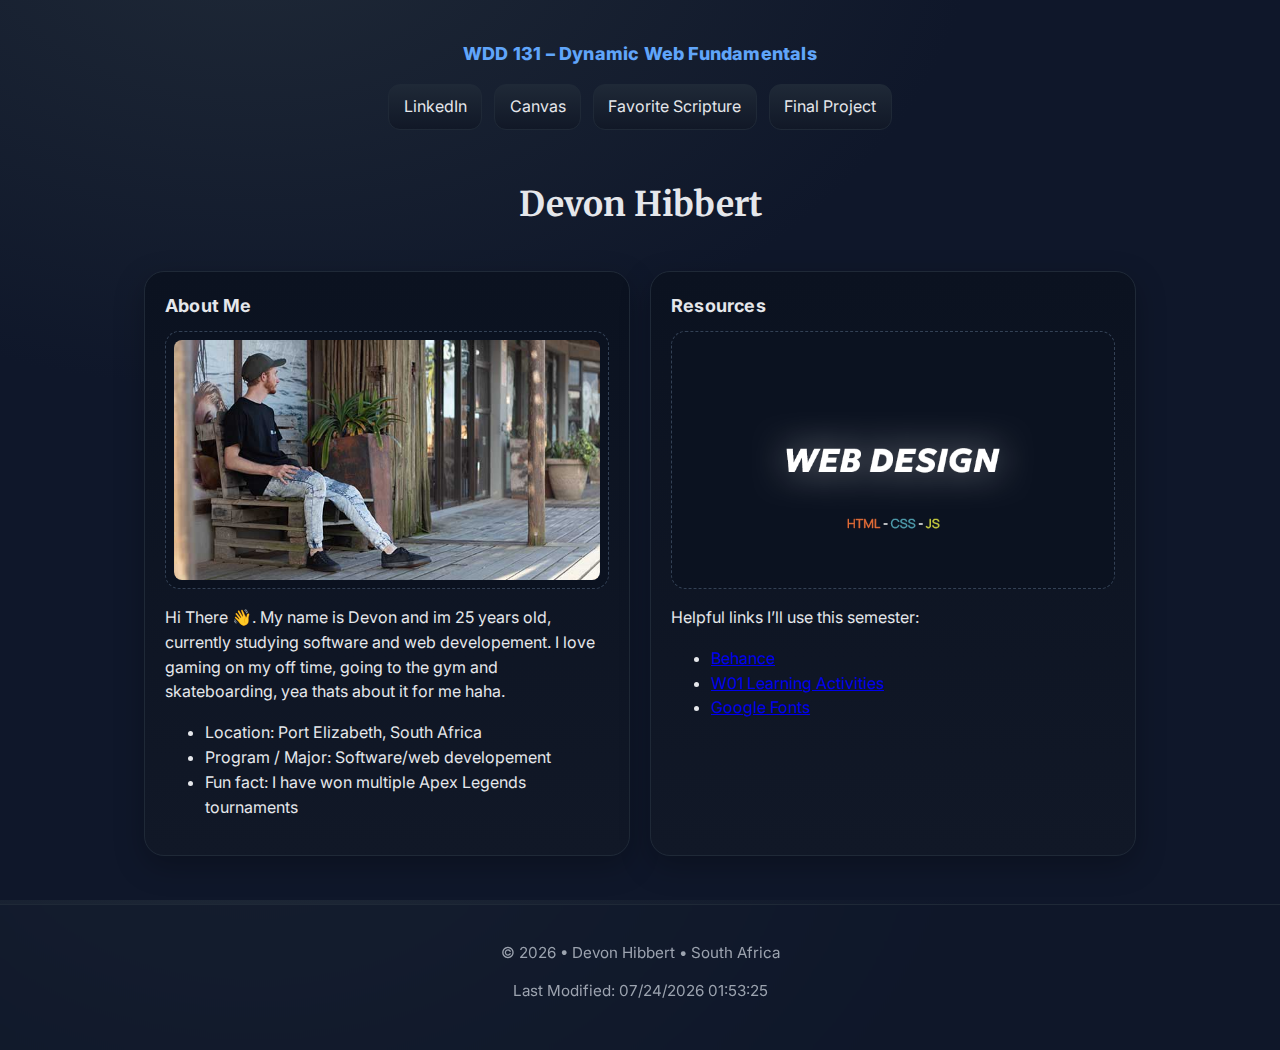
<file: index.html>
<!doctype html>
<html lang="en">
<head>
  <meta charset="UTF-8">
  <meta name="viewport" content="width=device-width, initial-scale=1">
  <title>WDD 131 – Dynamic Web Fundamentals – Devon Hibbert</title>
  <meta name="description" content="WDD 131 – Dynamic Web Fundamentals | Devon Hibbert | Course landing page with links, cards, and dynamic dates.">
  <meta name="author" content="Devon Hibbert">

  <!-- Google Fonts -->
  <link rel="preconnect" href="https://fonts.googleapis.com">
  <link rel="preconnect" href="https://fonts.gstatic.com" crossorigin>
  <link href="https://fonts.googleapis.com/css2?family=Inter:wght@400;600;800&family=Merriweather:wght@400;700&display=swap" rel="stylesheet">

  <!-- Styles -->
  <link rel="stylesheet" href="styles/base.css" />

  <!-- JS -->
  <script src="scripts/getdates.js" defer></script>
</head>
<body>
  <header>
    <span id="course-title">WDD 131 – Dynamic Web Fundamentals</span>

    <nav aria-label="Primary">
      <a href="https://www.linkedin.com/in/devon-hibbert-8a1a81218/" target="_blank" rel="noopener">LinkedIn</a>
      <a href="https://byupw.instructure.com/" target="_blank" rel="noopener">Canvas</a>
      <a href="https://www.churchofjesuschrist.org/study/scriptures/bofm/2-ne/1?lang=eng" target="_blank" rel="noopener">Favorite Scripture</a>
      <!-- Final Project folder (placeholder link for now) -->
      <a href="final-project/" target="_blank" rel="noopener">Final Project</a>
    </nav>
  </header>

  <main>
    <h1>Devon Hibbert</h1>

    <!-- Card 1 -->
    <section class="card">
      <h2>About Me</h2>

      <!-- Image placeholder -->
      <figure class="img-frame">
        <img src="images/mypicture.jpg" alt="Picture of myself" width="640" height="360" loading="lazy" />
      </figure>

      <p>
        Hi There 👋. My name is Devon and im 25 years old, currently studying software and web developement.
        I love gaming on my off time, going to the gym and skateboarding, yea thats about it for me haha.
      </p>
      <ul>
        <li>Location: Port Elizabeth, South Africa</li>
        <li>Program / Major: Software/web developement</li>
        <li>Fun fact: I have won multiple Apex Legends tournaments</li>
      </ul>
    </section>

    <!-- Card 2 -->
    <section class="card">
      <h2>Resources</h2>

      <!-- Another image placeholder -->
      <figure class="img-frame">
        <img src="images/webdesign.png" alt="Quick design" width="640" height="360" loading="lazy" />
      </figure>

      <p>Helpful links I’ll use this semester:</p>
      <ul>
        <li><a href="https://www.behance.net/" target="_blank" rel="noopener">Behance</a></li>
        <li><a href="https://byui-cse.github.io/wdd131-ww-course/week01/" target="_blank" rel="noopener">W01 Learning Activities</a></li>
        <li><a href="https://fonts.google.com/" target="_blank" rel="noopener">Google Fonts</a></li>
      </ul>
    </section>
  </main>

  <footer>
    <p>
      &copy; <span id="currentyear"></span> • Devon Hibbert • South Africa
    </p>
    <p id="lastModified"></p>
  </footer>
</body>
</html>
</file>
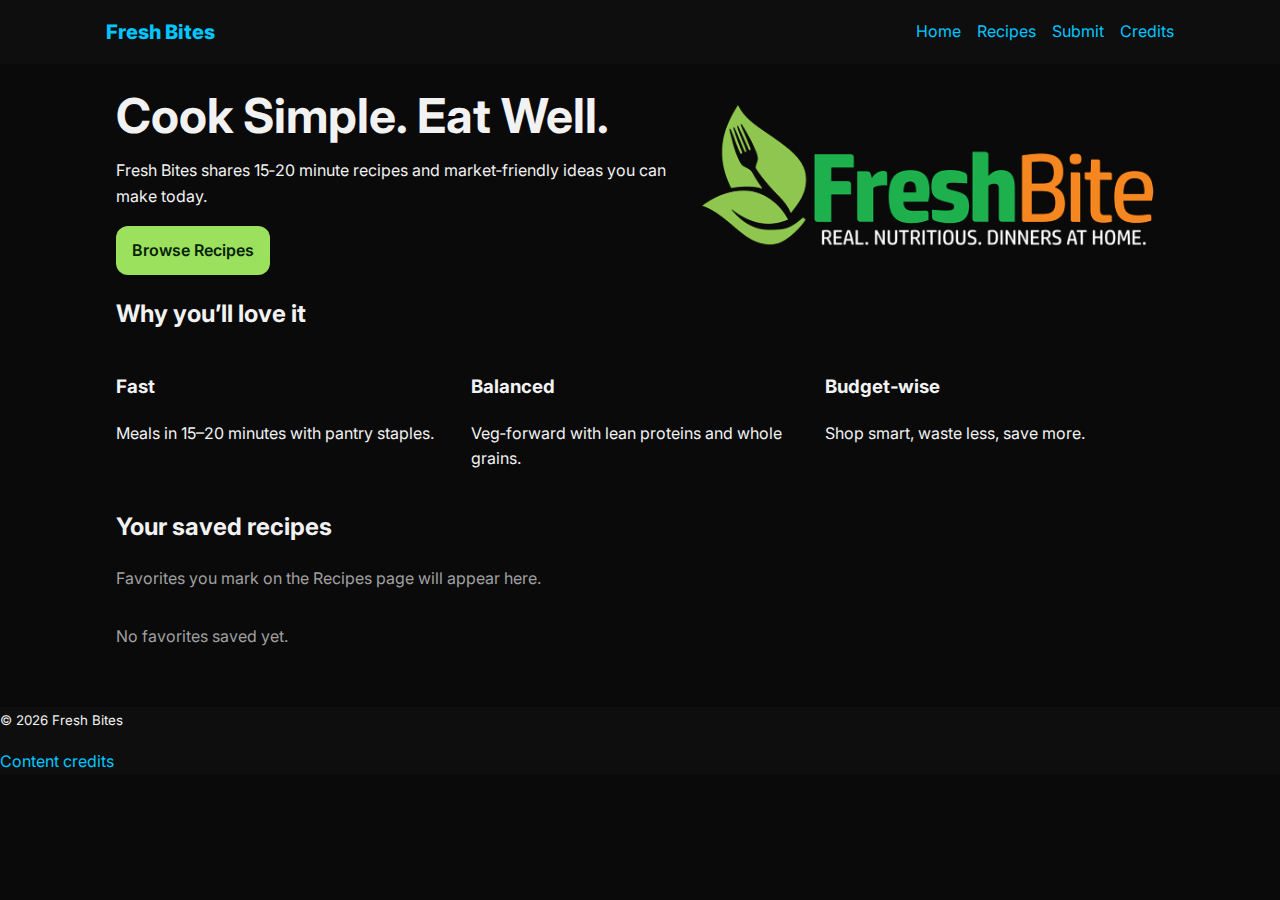
<file: FreshBites/index.html>
<!doctype html>
<html lang="en">
<head>
  <title>Fresh Bites | Home</title>
  <meta charset="utf-8">
<meta name="viewport" content="width=device-width, initial-scale=1">
<meta name="description" content="Fresh Bites — quick 15–20 minute recipes.">
<link rel="preconnect" href="https://fonts.googleapis.com">
<link rel="preconnect" href="https://fonts.gstatic.com" crossorigin>
<link href="https://fonts.googleapis.com/css2?family=Inter:wght@400;600;800&display=swap" rel="stylesheet">
<link rel="stylesheet" href="./styles/style.css">
<script defer src="./js/app.js"></script>

</head>
<body>
  <a class="skip-link" href="#main">Skip to content</a>
  <header id="site-header"></header>

  <main id="main">
    <section class="hero">
      <div class="hero__text">
        <h1>Cook Simple. Eat Well.</h1>
        <p>Fresh Bites shares 15‑20 minute recipes and market‑friendly ideas you can make today.</p>
        <a class="btn" href="recipes.html">Browse Recipes</a>
      </div>
      <picture>
        <img src="./assets/freshbite.png" alt="Fresh produce at a market" width="1200" height="800" loading="lazy">
      </picture>
    </section>

    <section class="features" aria-labelledby="features-title">
      <h2 id="features-title">Why you’ll love it</h2>
      <ul class="grid-3">
        <li><h3>Fast</h3><p>Meals in 15–20 minutes with pantry staples.</p></li>
        <li><h3>Balanced</h3><p>Veg‑forward with lean proteins and whole grains.</p></li>
        <li><h3>Budget‑wise</h3><p>Shop smart, waste less, save more.</p></li>
      </ul>
    </section>

    <section class="favorites" aria-labelledby="fav-title">
      <h2 id="fav-title">Your saved recipes</h2>
      <p class="muted">Favorites you mark on the Recipes page will appear here.</p>
      <div id="favorites" class="card-grid" data-populate="favorites"></div>
    </section>
  </main>

  <footer id="site-footer"></footer>
</body>
</html>
</file>
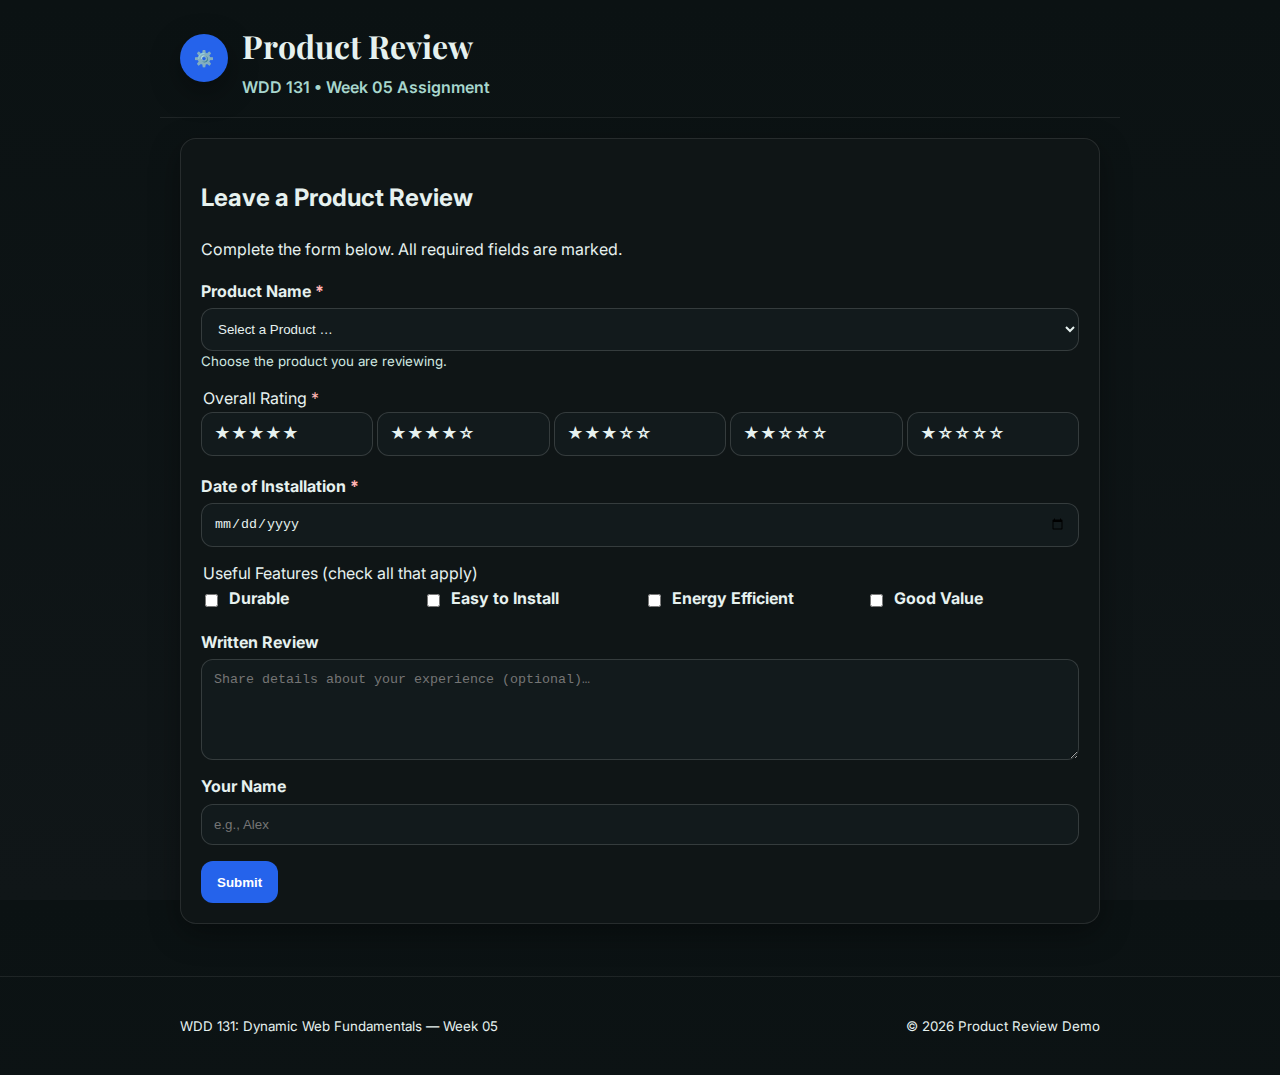
<file: form.html>
<!DOCTYPE html>
<html lang="en">
<head>
  <meta charset="utf-8">
  <meta name="viewport" content="width=device-width, initial-scale=1">
  <meta name="description" content="WDD 131 Week 05: Product Review form assignment.">
  <meta name="author" content="Devon Hibbert">
  <title>Product Review Form | WDD 131</title>
  <link rel="preconnect" href="https://fonts.googleapis.com">
  <link rel="preconnect" href="https://fonts.gstatic.com" crossorigin>
  <link href="https://fonts.googleapis.com/css2?family=Inter:wght@400;600;800&family=Playfair+Display:wght@700;800&display=swap" rel="stylesheet">
  <link rel="stylesheet" href="styles/review.css" />
</head>
<body>
  <header class="site-header container">
    <div class="brand">
      <div class="logo" aria-hidden="true">⚙️</div>
      <div>
        <h1>Product Review</h1>
        <p class="subtitle">WDD 131 • Week 05 Assignment</p>
      </div>
    </div>
  </header>

  <main class="container">
    <section aria-labelledby="review-form-title" class="card">
      <h2 id="review-form-title">Leave a Product Review</h2>
      <p>Complete the form below. All required fields are marked.</p>

      <form id="reviewForm" method="get" action="review.html" novalidate>
        <!-- Product Name (Select populated by JS) -->
        <div class="field">
          <label for="product">Product Name <span aria-hidden="true" class="req">*</span></label>
          <select id="product" name="product" required>
            <option value="" disabled selected>Select a Product …</option>
            <!-- Options will be inserted by JS -->
          </select>
          <small class="hint">Choose the product you are reviewing.</small>
        </div>

        <!-- Overall Rating (1-5 radios) -->
        <fieldset class="field">
          <legend>Overall Rating <span aria-hidden="true" class="req">*</span></legend>
          <div class="rating">
            <input type="radio" id="rating5" name="rating" value="5" required>
            <label for="rating5" title="5 stars">★★★★★</label>
            <input type="radio" id="rating4" name="rating" value="4">
            <label for="rating4" title="4 stars">★★★★☆</label>
            <input type="radio" id="rating3" name="rating" value="3">
            <label for="rating3" title="3 stars">★★★☆☆</label>
            <input type="radio" id="rating2" name="rating" value="2">
            <label for="rating2" title="2 stars">★★☆☆☆</label>
            <input type="radio" id="rating1" name="rating" value="1">
            <label for="rating1" title="1 star">★☆☆☆☆</label>
          </div>
        </fieldset>

        <!-- Date of Installation -->
        <div class="field">
          <label for="installDate">Date of Installation <span aria-hidden="true" class="req">*</span></label>
          <input type="date" id="installDate" name="installDate" required>
        </div>

        <!-- Useful Features (checkboxes) -->
        <fieldset class="field">
          <legend>Useful Features (check all that apply)</legend>
          <div class="checks">
            <div>
              <input type="checkbox" id="feat1" name="features" value="durable">
              <label for="feat1">Durable</label>
            </div>
            <div>
              <input type="checkbox" id="feat2" name="features" value="easy-install">
              <label for="feat2">Easy to Install</label>
            </div>
            <div>
              <input type="checkbox" id="feat3" name="features" value="energy-efficient">
              <label for="feat3">Energy Efficient</label>
            </div>
            <div>
              <input type="checkbox" id="feat4" name="features" value="good-value">
              <label for="feat4">Good Value</label>
            </div>
          </div>
        </fieldset>

        <!-- Written Review (optional) -->
        <div class="field">
          <label for="reviewText">Written Review</label>
          <textarea id="reviewText" name="reviewText" rows="5" placeholder="Share details about your experience (optional)…"></textarea>
        </div>

        <!-- User Name (optional) -->
        <div class="field">
          <label for="username">Your Name</label>
          <input type="text" id="username" name="username" autocomplete="name" placeholder="e.g., Alex">
        </div>

        <div class="actions">
          <input type="submit" value="Submit" class="btn">
        </div>
      </form>
    </section>
  </main>

  <footer class="site-footer">
    <div class="container">
      <p><small>WDD 131: Dynamic Web Fundamentals — Week 05</small></p>
      <p><small>© <span id="year"></span> Product Review Demo</small></p>
    </div>
  </footer>

  <script src="scripts/products.js"></script>
  <script>document.getElementById('year').textContent = new Date().getFullYear();</script>
</body>
</html>
</file>
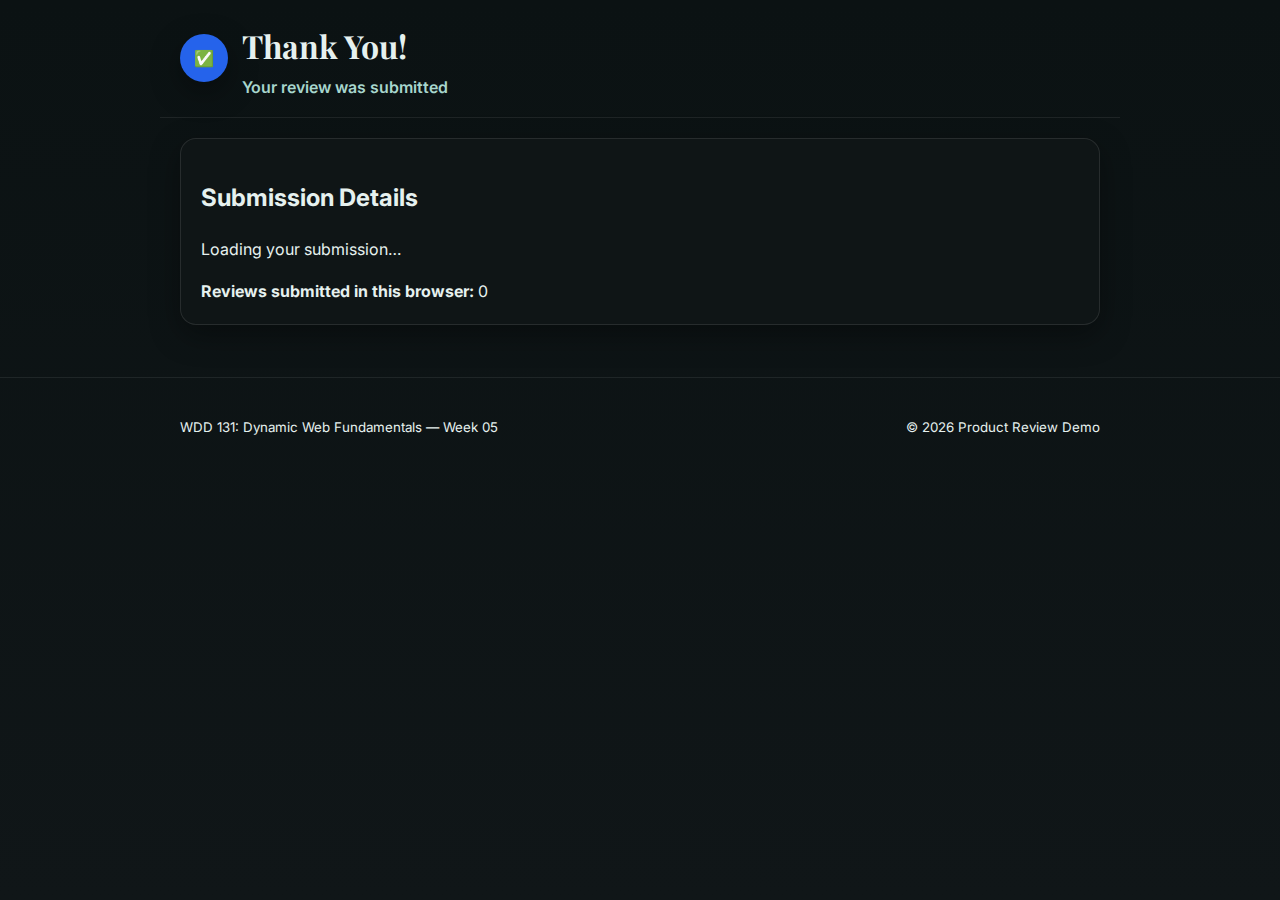
<file: review.html>
<!DOCTYPE html>
<html lang="en">
<head>
  <meta charset="UTF-8">
  <meta name="viewport" content="width=device-width, initial-scale=1">
  <meta name="description" content="WDD 131 Week 05: Product Review form assignment.">
  <meta name="author" content="Devon Hibbert">
  <title>Review Submitted | WDD 131</title>
  <link rel="preconnect" href="https://fonts.googleapis.com">
  <link rel="preconnect" href="https://fonts.gstatic.com" crossorigin>
  <link href="https://fonts.googleapis.com/css2?family=Inter:wght@400;600;800&family=Playfair+Display:wght@700;800&display=swap" rel="stylesheet">
  <link rel="stylesheet" href="styles/review.css">
</head>
<body>
  <header class="site-header container">
    <div class="brand">
      <div class="logo" aria-hidden="true">✅</div>
      <div>
        <h1>Thank You!</h1>
        <p class="subtitle">Your review was submitted</p>
      </div>
    </div>
  </header>

  <main class="container">
    <section class="card">
      <h2>Submission Details</h2>
      <p id="summary">Loading your submission…</p>

      <div class="counter">
        <strong>Reviews submitted in this browser:</strong>
        <output id="reviewCount">0</output>
      </div>
    </section>
  </main>

  <footer class="site-footer">
    <div class="container">
      <p><small>WDD 131: Dynamic Web Fundamentals — Week 05</small></p>
      <p><small>© <span id="year"></span> Product Review Demo</small></p>
    </div>
  </footer>

  <script src="scripts/review.js"></script>
  <script>document.getElementById('year').textContent = new Date().getFullYear();</script>
</body>
</html>
</file>
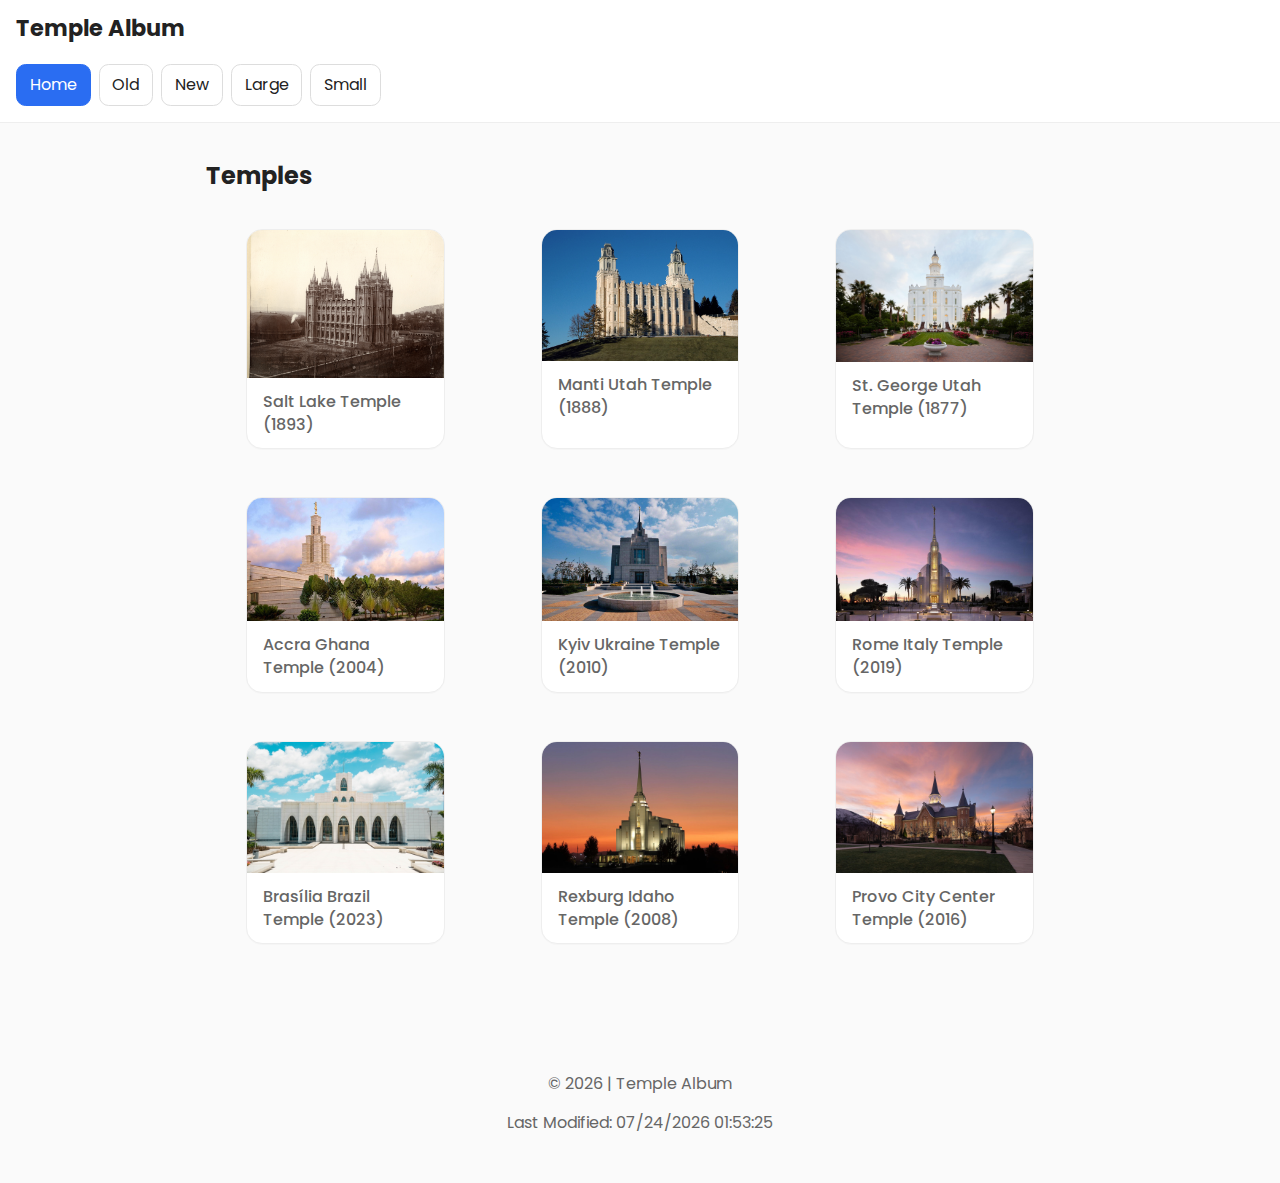
<file: temples.html>
<!DOCTYPE html>
<html lang="en">
<head>
  <meta charset="UTF-8">
  <meta name="viewport" content="width=device-width, initial-scale=1.0">
  <meta name="description" content="WDD 131 – Temple Album | Devon Hibbert | Course landing page with cards, and dynamic dates.">
  <meta name="author" content="Devon Hibbert">
  <title>Temple Album</title>
  <link rel="preconnect" href="https://fonts.gstatic.com" crossorigin>
  <link href="https://fonts.googleapis.com/css2?family=Poppins:wght@300;500;700&family=Merriweather:wght@300;700&display=swap" rel="stylesheet">
  <!-- Mobile-first styles -->
  <link rel="stylesheet" href="styles/temples.css">
  <!-- Larger view overrides -->
  <link rel="stylesheet" href="styles/temples-large.css" media="(min-width: 720px)">
  <script defer src="scripts/temples.js"></script>
</head>
<body>
  <header class="site-header">
    <div class="brand">
      <button id="hamburger" aria-label="Toggle navigation" aria-expanded="false" aria-controls="primary-nav">☰</button>
      <h1>Temple Album</h1>
    </div>
    <nav id="primary-nav" class="nav">
      <a href="#" data-filter="all" class="active">Home</a>
      <a href="#" data-filter="old">Old</a>
      <a href="#" data-filter="new">New</a>
      <a href="#" data-filter="large">Large</a>
      <a href="#" data-filter="small">Small</a>
    </nav>
  </header>

  <main>
    <h2>Temples</h2>
    <section class="gallery" id="gallery">
      <!-- 9 figures. Use data-year and data-size to enable filtering -->
      <figure class="card" data-year="1893" data-size="large">
        <img src="images/salt-lake-temple-1893.jpg" alt="Salt Lake Temple" loading="lazy" width="1200" height="800">
        <figcaption>Salt Lake Temple (1893)</figcaption>
      </figure>

      <figure class="card" data-year="1888" data-size="small">
        <img src="images/Manti-Utah-Temple-1888.jpg" alt="Manti Utah Temple" loading="lazy" width="1200" height="800">
        <figcaption>Manti Utah Temple (1888)</figcaption>
      </figure>

      <figure class="card" data-year="1877" data-size="large">
        <img src="images/st-george-utah-temple-1877.jpg" alt="St. George Utah Temple" loading="lazy" width="1200" height="800">
        <figcaption>St. George Utah Temple (1877)</figcaption>
      </figure>

      <figure class="card" data-year="2004" data-size="small">
        <img src="images/accra-ghana-temple-2004.jpg" alt="Accra Ghana Temple (placeholder)" loading="lazy" width="1200" height="800">
        <figcaption>Accra Ghana Temple (2004)</figcaption>
      </figure>

      <figure class="card" data-year="2010" data-size="large">
        <img src="images/kyiv-ukraine-temple-2010.jpg" alt="Kyiv Ukraine Temple (placeholder)" loading="lazy" width="1200" height="800">
        <figcaption>Kyiv Ukraine Temple (2010)</figcaption>
      </figure>

      <figure class="card" data-year="2019" data-size="small">
        <img src="images/rome-italy-temple-2019.jpg" alt="Rome Italy Temple (placeholder)" loading="lazy" width="1200" height="800">
        <figcaption>Rome Italy Temple (2019)</figcaption>
      </figure>

      <figure class="card" data-year="2020" data-size="large">
        <img src="images/brasília-brazil-temple-2023.jpg" alt="Brasília Brazil Temple (placeholder)" loading="lazy" width="1200" height="800">
        <figcaption>Brasília Brazil Temple (2023)</figcaption>
      </figure>

      <figure class="card" data-year="2008" data-size="small">
        <img src="images/rexburg-idaho-temple-2008.jpg" alt="Rexburg Idaho Temple (placeholder)" loading="lazy" width="1200" height="800">
        <figcaption>Rexburg Idaho Temple (2008)</figcaption>
      </figure>

      <figure class="card" data-year="2016" data-size="large">
        <img src="images/provo-city-center-temple-2016.jpg" alt="Provo City Center Temple (placeholder)" loading="lazy" width="1200" height="800">
        <figcaption>Provo City Center Temple (2016)</figcaption>
      </figure>
    </section>
  </main>

  <footer class="site-footer">
    <p>&copy; <span id="year"></span> | Temple Album</p>
    <p id="last-modified"></p>
  </footer>
</body>
</html>
</file>
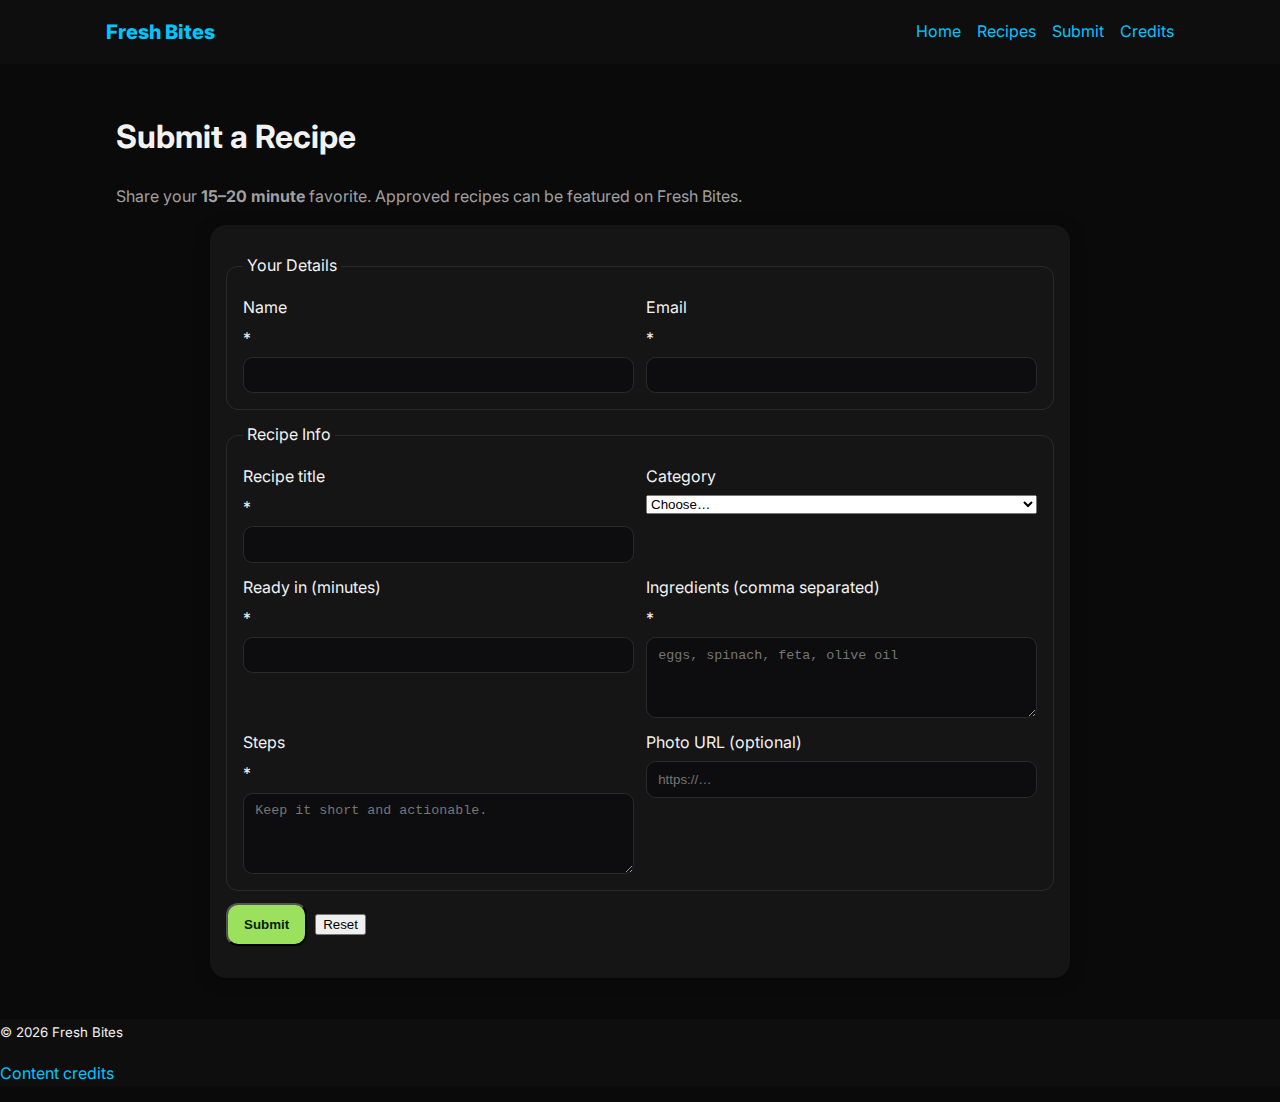
<file: FreshBites/contact.html>
<!doctype html>
<html lang="en">
<head>
  <title>Fresh Bites | Submit a Recipe</title>
  <meta charset="utf-8">
<meta name="viewport" content="width=device-width, initial-scale=1">
<meta name="description" content="Fresh Bites — quick 15–20 minute recipes.">
<link rel="preconnect" href="https://fonts.googleapis.com">
<link rel="preconnect" href="https://fonts.gstatic.com" crossorigin>
<link href="https://fonts.googleapis.com/css2?family=Inter:wght@400;600;800&display=swap" rel="stylesheet">
<link rel="stylesheet" href="./styles/style.css">
<script defer src="./js/app.js"></script>

</head>
<body>
  <a class="skip-link" href="#main">Skip to content</a>
  <header id="site-header"></header>

  <main id="main">
    <section class="page-header">
      <div>
        <h1>Submit a Recipe</h1>
        <p class="muted">Share your <strong>15–20 minute</strong> favorite. Approved recipes can be featured on Fresh Bites.</p>
      </div>
    </section>

    <section class="form-card" aria-labelledby="form-title">
      <h2 id="form-title" class="visually-hidden">Recipe submission form</h2>
      <form id="recipe-form" class="form-grid" novalidate>
        <fieldset>
          <legend>Your Details</legend>
          <label for="name">Name <span aria-hidden="true">*</span>
            <input id="name" name="name" required autocomplete="name">
          </label>
          <label for="email">Email <span aria-hidden="true">*</span>
            <input id="email" name="email" type="email" required autocomplete="email" inputmode="email">
          </label>
        </fieldset>

        <fieldset>
          <legend>Recipe Info</legend>
          <label for="title">Recipe title <span aria-hidden="true">*</span>
            <input id="title" name="title" required maxlength="60">
          </label>

          <label for="category">Category
            <select id="category" name="category" required>
              <option value="">Choose…</option>
              <option>Breakfast</option><option>Lunch</option><option>Dinner</option><option>Drinks</option>
            </select>
          </label>

          <label for="minutes">Ready in (minutes) <span aria-hidden="true">*</span>
            <input id="minutes" name="minutes" type="number" min="5" max="180" required>
          </label>

          <label for="ingredients">Ingredients (comma separated) <span aria-hidden="true">*</span>
            <textarea id="ingredients" name="ingredients" required rows="4" placeholder="eggs, spinach, feta, olive oil"></textarea>
          </label>

          <label for="steps">Steps <span aria-hidden="true">*</span>
            <textarea id="steps" name="steps" required rows="4" placeholder="Keep it short and actionable."></textarea>
          </label>

          <label for="photo">Photo URL (optional)
            <input id="photo" name="photo" type="url" placeholder="https://…">
          </label>
        </fieldset>

        <div class="form-actions">
          <button type="submit" class="btn">Submit</button>
          <button type="reset">Reset</button>
        </div>

        <p id="form-msg" role="status" aria-live="polite" class="muted"></p>
      </form>
    </section>
  </main>

  <footer id="site-footer"></footer>
</body>
</html>
</file>
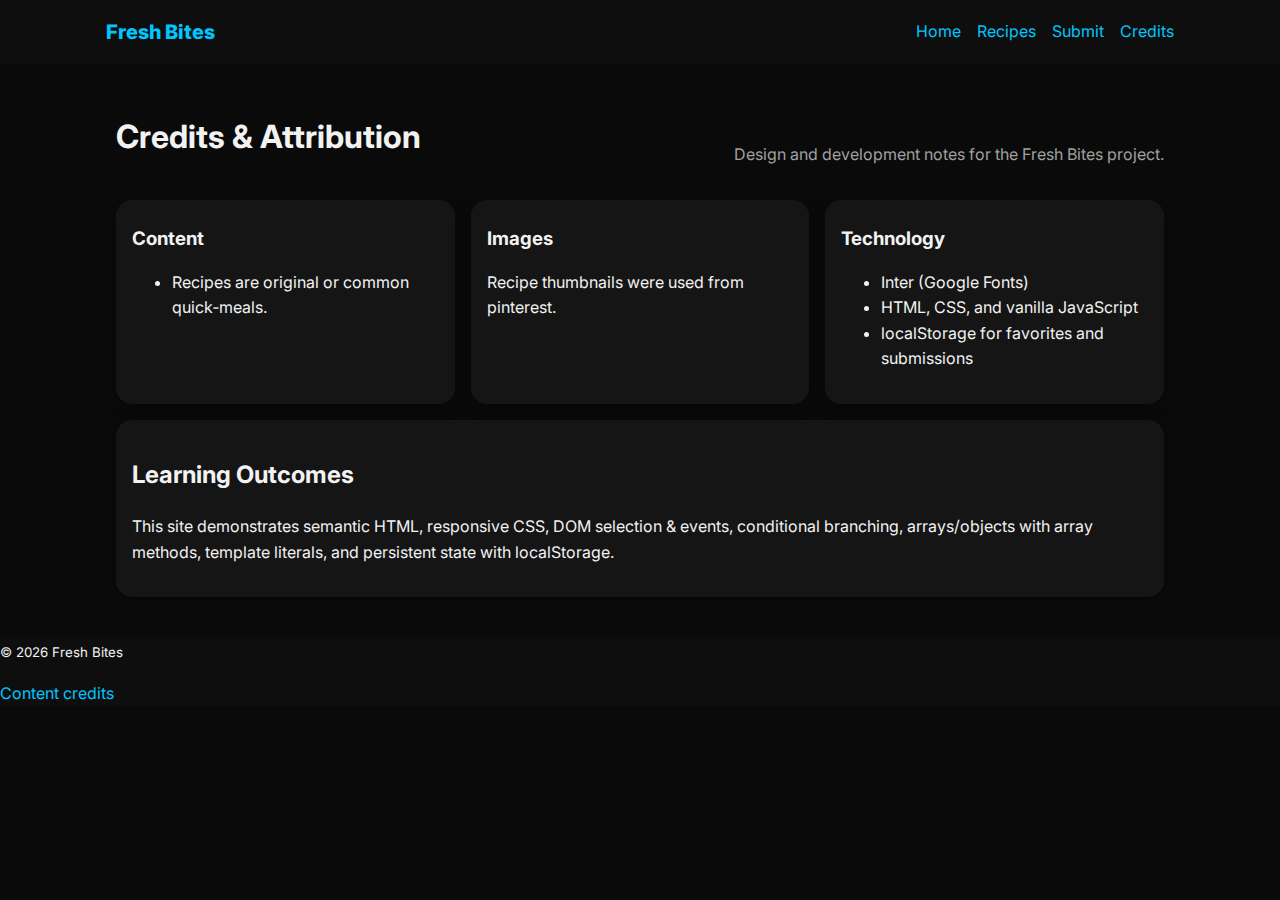
<file: FreshBites/credits.html>
<!doctype html>
<html lang="en">
<head>
  <title>Fresh Bites | Credits</title>
  <meta charset="utf-8">
<meta name="viewport" content="width=device-width, initial-scale=1">
<meta name="description" content="Fresh Bites — quick 15–20 minute recipes.">
<link rel="preconnect" href="https://fonts.googleapis.com">
<link rel="preconnect" href="https://fonts.gstatic.com" crossorigin>
<link href="https://fonts.googleapis.com/css2?family=Inter:wght@400;600;800&display=swap" rel="stylesheet">
<link rel="stylesheet" href="./styles/style.css">
<script defer src="./js/app.js"></script>

</head>
<body>
  <a class="skip-link" href="#main">Skip to content</a>
  <header id="site-header"></header>

  <main id="main">
    <section class="page-header">
      <h1>Credits & Attribution</h1>
      <p class="muted">Design and development notes for the Fresh Bites project.</p>
    </section>

    <section class="grid-3">
      <article class="card">
        <h3>Content</h3>
        <ul>
          <li>Recipes are original or common quick‑meals.</li>
        </ul>
      </article>
      <article class="card">
        <h3>Images</h3>
        <p>Recipe thumbnails were used from pinterest.</p>
      </article>
      <article class="card">
        <h3>Technology</h3>
        <ul>
          <li>Inter (Google Fonts)</li>
          <li>HTML, CSS, and vanilla JavaScript</li>
          <li>localStorage for favorites and submissions</li>
        </ul>
      </article>
    </section>

    <section class="card">
      <h2>Learning Outcomes</h2>
      <p>This site demonstrates semantic HTML, responsive CSS, DOM selection & events, conditional branching, arrays/objects with array methods, template literals, and persistent state with localStorage.</p>
    </section>
  </main>

  <footer id="site-footer"></footer>
</body>
</html>
</file>
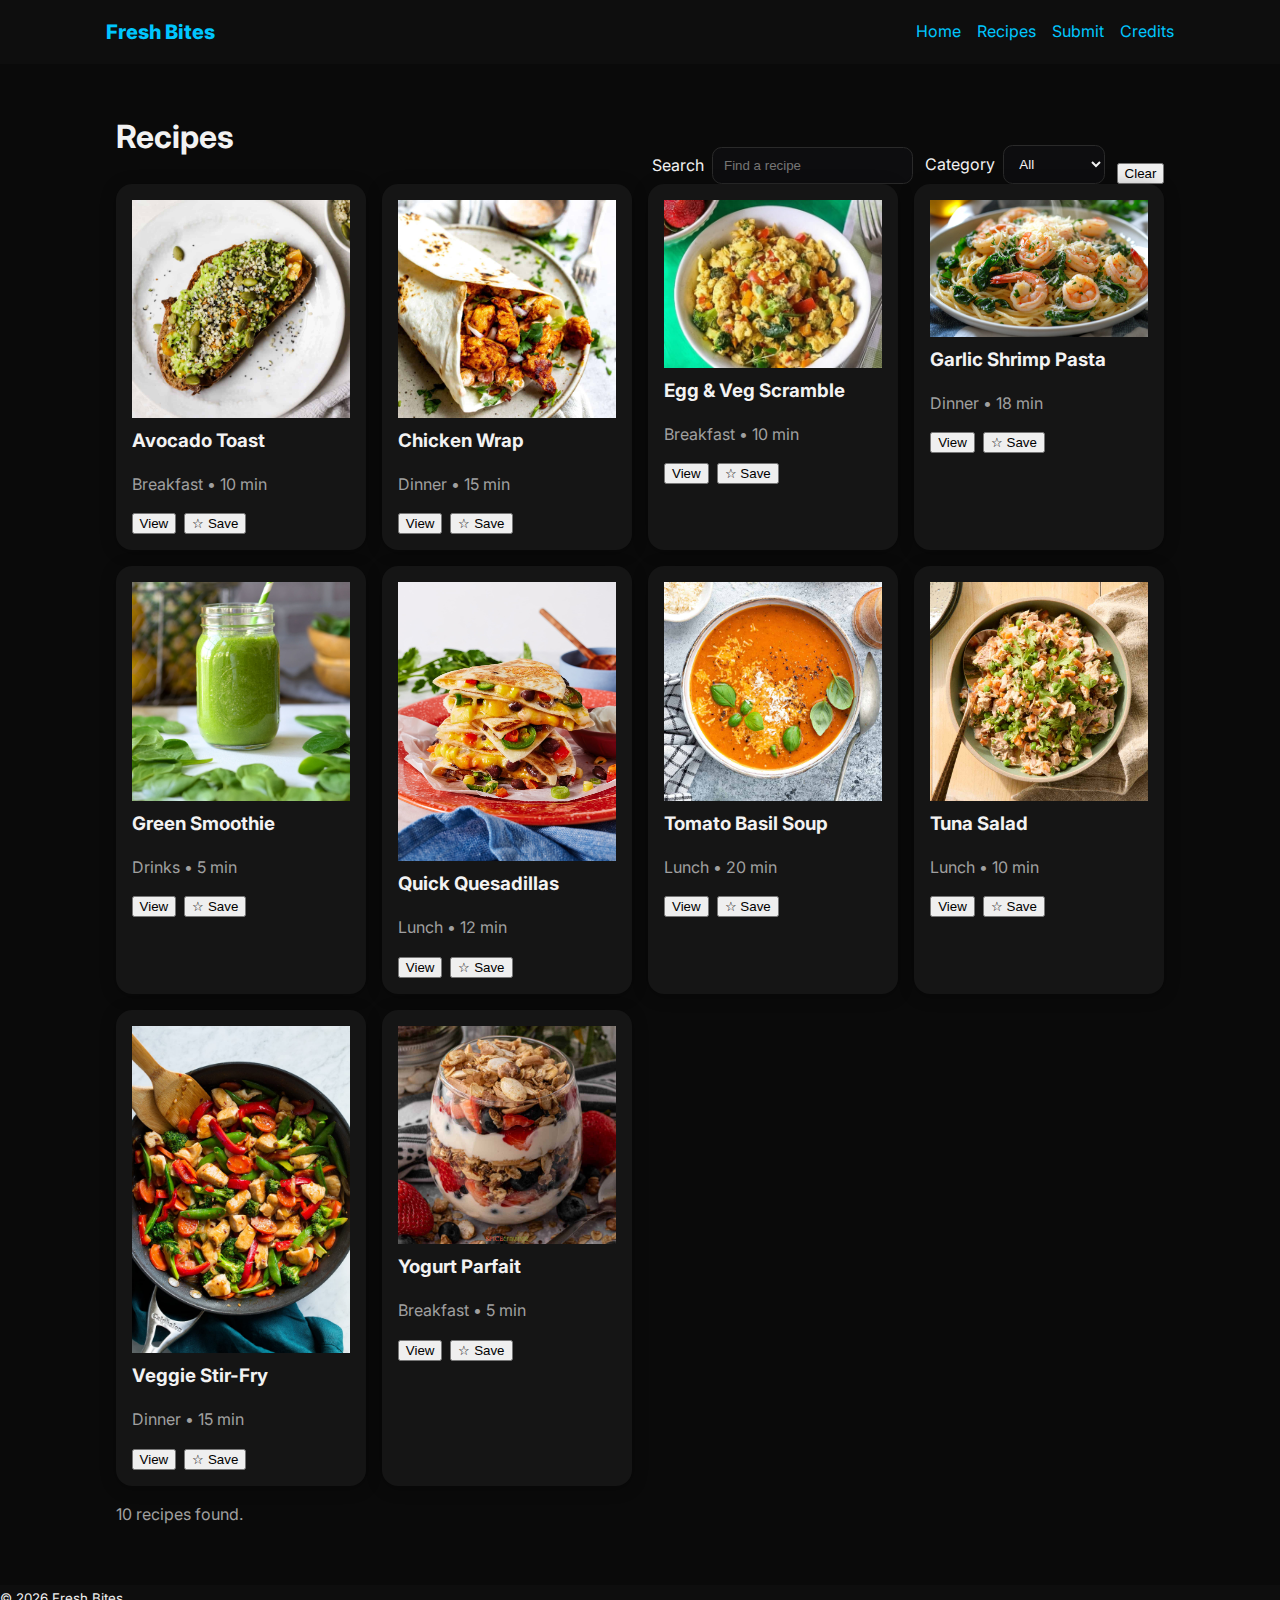
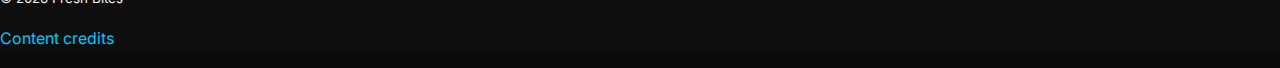
<file: FreshBites/recipes.html>
<!doctype html>
<html lang="en">
<head>
  <title>Fresh Bites | Recipes</title>
  <meta charset="utf-8">
<meta name="viewport" content="width=device-width, initial-scale=1">
<meta name="description" content="Fresh Bites — quick 15–20 minute recipes.">
<link rel="preconnect" href="https://fonts.googleapis.com">
<link rel="preconnect" href="https://fonts.gstatic.com" crossorigin>
<link href="https://fonts.googleapis.com/css2?family=Inter:wght@400;600;800&display=swap" rel="stylesheet">
<link rel="stylesheet" href="./styles/style.css">
<script defer src="./js/app.js"></script>
<script defer src="./js/recipes.js"></script>
</head>
<body>
  <a class="skip-link" href="#main">Skip to content</a>
  <header id="site-header"></header>

  <main id="main">
    <section class="page-header">
      <h1>Recipes</h1>
      <form id="filter-form" class="controls" aria-label="Filters">
        <label>Search <input id="search" name="q" type="search" placeholder="Find a recipe" aria-label="Search recipes"></label>
        <label>Category
          <select id="category" name="category">
            <option value="all">All</option>
            <option>Breakfast</option>
            <option>Lunch</option>
            <option>Dinner</option>
            <option>Drinks</option>
          </select>
        </label>
        <button type="button" id="clear">Clear</button>
      </form>
    </section>

    <section aria-live="polite" aria-busy="false">
      <div id="recipes" class="card-grid"></div>
      <p id="results-note" class="muted"></p>
    </section>

    <!-- Recipe Details Modal -->
    <dialog id="recipe-modal" aria-labelledby="modal-title">
      <article class="card" style="max-width: 780px">
        <header style="display:flex;justify-content:space-between;align-items:center;gap:.5rem">
          <h2 id="modal-title" style="margin:.25rem 0">Recipe</h2>
          <form method="dialog"><button class="btn" value="close" aria-label="Close">Close</button></form>
        </header>
        <div id="modal-body"></div>
      </article>
    </dialog>
  </main>

  <footer id="site-footer"></footer>
</body>
</html>
</file>
<file: styles/base.css>
:root{
  --bg: #0f172a;        /* slate-900 */
  --panel: #111827;     /* gray-900 */
  --card: #111827;
  --text: #e5e7eb;      /* gray-200 */
  --muted: #9ca3af;     /* gray-400 */
  --brand: #60a5fa;     /* blue-400 */
  --brand-2: #f59e0b;   /* amber-500 (hover accent) */
  --maxw: 64rem;        /* ~1024px */
  --radius: 1.25rem;
  --gap: 1rem;
}

*{ box-sizing: border-box; }

html, body{
  height: 100%;
}

body{
  margin: 0;
  font-family: Inter, system-ui, -apple-system, Segoe UI, Roboto, Arial, sans-serif;
  color: var(--text);
  background: radial-gradient(1200px 800px at 20% -10%, #1f2937 0%, var(--bg) 60%);
  line-height: 1.55;
}

/* Header */
header{
  padding: 2.5rem 1rem 1rem;
  text-align: center;
}

#course-title{
  display: block; /* required by the assignment */
  font-weight: 800;
  letter-spacing: .2px;
  color: var(--brand);
  font-size: clamp(1rem, 1.5vw + 0.8rem, 1.125rem);
}

/* Nav (Flex + hover effect required) */
nav{
  margin: 1rem auto 0;
  display: flex;               /* flex per assignment */
  gap: .75rem;
  justify-content: center;
  flex-wrap: wrap;
}

nav a{
  text-decoration: none;
  color: var(--text);
  background: linear-gradient(180deg, #1f2937, var(--panel));
  padding: .6rem .9rem;
  border: 1px solid #1f2937;
  border-radius: .75rem;
  transition: transform .15s ease, border-color .2s ease, box-shadow .2s ease;
}

nav a:hover,
nav a:focus-visible{
  transform: translateY(-2px);
  border-color: var(--brand);
  box-shadow: 0 8px 24px rgba(96,165,250,.2);
  outline: none;
}

/* Main */
main{
  max-width: var(--maxw);      /* limited width + centered */
  margin: 2rem auto 3rem;
  padding: 0 1rem;
}

h1{
  font-family: Merriweather, Georgia, serif;
  font-size: clamp(1.5rem, 2.2vw + 1rem, 2.125rem);
  margin: 0 0 1.25rem;
  text-align: center;
}

/* Cards laid out with CSS Grid */
.card{
  background: linear-gradient(180deg, #0b1220, var(--card));
  border: 1px solid #1f2937;
  border-radius: var(--radius);
  padding: 1.25rem;
  box-shadow: 0 10px 30px rgba(0,0,0,.25);
}

.card h2{
  font-size: 1.125rem;
  margin: 0 0 .75rem;
  letter-spacing: .2px;
}

.img-frame{
  background: #0b1220;
  border: 1px dashed #334155;
  border-radius: .9rem;
  padding: .5rem;
  margin: 0 0 .75rem;
}

.img-frame img{
  width: 100%;
  height: auto;
  border-radius: .5rem;
  display: block;
}

.img-frame figcaption{
  color: var(--muted);
  font-size: .875rem;
  margin-top: .25rem;
}

main{
  display: grid;               /* Grid per assignment */
  grid-template-columns: 1fr;
  gap: 1.25rem;
}

@media (min-width: 760px){
  main{
    grid-template-columns: 1fr 1fr; /* two cards side-by-side */
  }

  h1{
    grid-column: 1 / -1; /* make the name full-width row */
  }
}

/* Footer */
footer{
  border-top: 1px solid #1f2937;
  background: rgba(15,23,42,.6);
  backdrop-filter: blur(6px);
  padding: 1.25rem 1rem 2rem;
  text-align: center;
  color: var(--muted);
  font-size: .95rem;
}

footer a{ color: var(--brand); }
</file>
<file: FreshBites/styles/style.css>
:root{
  --bg: #0a0a0a;
  --fg: #f2f2f2;
  --muted: #a0a0a0;
  --accent: #9be15d;
  --accent-2: #00c6ff;
  --card: #151515;
  --max: 1100px;
}
*{box-sizing:border-box}
html{color-scheme: light dark}
body{
  margin:0;
  font-family: Inter, system-ui, -apple-system, Segoe UI, Roboto, Arial, sans-serif;
  line-height:1.6;
  background: var(--bg);
  color: var(--fg);
}
img{max-width:100%; display:block; height:auto}
a{color: var(--accent-2); text-decoration: none}
a:hover{ text-decoration: underline }
.muted{ color: var(--muted) }
.btn{ display:inline-block; padding:.75rem 1rem; border-radius:.75rem; background:var(--accent); color:#07210a; font-weight:600 }
.skip-link{ position: absolute; left:-999px; top:-999px}
.skip-link:focus{ left:1rem; top:1rem; background:#fff; color:#000; padding:.5rem 1rem; border-radius:.5rem}

header, footer{ background:#0e0e0e; }
#site-header .nav, nav.nav{
  max-width: var(--max); margin: 0 auto; padding: 1rem; display: flex; align-items:center; justify-content: space-between; gap:1rem;
}
.brand{ font-weight:800; font-size:1.25rem }
.nav-list{ list-style:none; display:flex; gap:1rem; margin:0; padding:0 }

main{ max-width: var(--max); margin: 0 auto; padding: clamp(1rem, 2vw, 2rem) }

.hero{ display:grid; grid-template-columns: 1.2fr 1fr; gap:2rem; align-items:center; }
.hero__text h1{ font-size: clamp(2rem, 5vw, 3rem); line-height:1.1; margin:0 0 .5rem }
.grid-3{ display:grid; grid-template-columns: repeat(3,1fr); gap:1rem; list-style:none; padding:0; margin:1rem 0 }
.card-grid{ display:grid; grid-template-columns: repeat(auto-fill,minmax(240px,1fr)); gap:1rem }
.card{ background: var(--card); border-radius: 1rem; padding: 1rem; box-shadow: 0 2px 16px rgb(0 0 0 / .3) }
.card h3{ margin:.5rem 0 }
.controls{ display:flex; flex-wrap:wrap; gap: .75rem; align-items: end }
.controls label{ display:flex; gap:.5rem; align-items:center }
.controls input, .controls select, input, textarea{
  padding:.6rem .7rem; border-radius:.6rem; border:1px solid #2a2a2a; background:#0d0d0f; color:var(--fg)
}
fieldset{ border:1px solid #2a2a2a; border-radius: .75rem; padding:1rem; margin:.75rem 0 }
legend{ padding:0 .25rem }
.form-actions{ display:flex; gap:.5rem; align-items:center }
.page-header{ display:flex; align-items: end; justify-content: space-between; gap:1rem; flex-wrap:wrap }

/* Submit form alignment */
.form-card{
  max-width: 860px;
  margin: 0 auto;
  background: var(--card);
  padding: 1rem;
  border-radius: 1rem;
  box-shadow: 0 2px 16px rgb(0 0 0 / .3);
}
.form-grid fieldset{
  display: grid;
  grid-template-columns: 1fr 1fr;
  gap: .75rem;
  margin-bottom: .75rem;
}
.form-grid label{ display:flex; flex-direction:column; gap:.35rem }
.form-grid input, .form-grid textarea, .form-grid select{ width: 100% }
.visually-hidden{ position: absolute !important; clip: rect(0 0 0 0); clip-path: inset(50%); height: 1px; width: 1px; overflow: hidden; white-space: nowrap; }

/* Modal */
dialog{ border:none; border-radius: 1rem; padding:0; background: transparent; }
dialog::backdrop{ background: rgb(0 0 0 / .6); }
dialog .card{ margin:0; }

@media (max-width: 900px){
  .hero{ grid-template-columns: 1fr; }
  .grid-3{ grid-template-columns: 1fr; }
}
@media (max-width: 700px){
  .form-grid fieldset{ grid-template-columns: 1fr; }
}
</file>
<file: styles/review.css>
/* styles.css — WDD131 Week05 Assignment 05 */
:root{
  --brand:#2563EB;
  --brand-600:#1D4ED8;
  --bg:#0B1213;
  --panel:#0f1516;
  --text:#E6F1EF;
  --muted:#A7D6CD;
  --radius:16px;
  --shadow:0 10px 30px rgba(0,0,0,.35);
}

*{box-sizing:border-box}
html,body{height:100%}
body{
  margin:0;
  font-family:"Inter",system-ui,Segoe UI,Roboto,Arial,sans-serif;
  background:linear-gradient(180deg,#0b1213 0%,#101618 100%);
  color:var(--text);
  line-height:1.6;
}

.container{max-width:960px;margin:0 auto;padding:1.25rem}

.site-header{
  display:flex;align-items:center;justify-content:space-between;
  border-bottom:1px solid rgba(255,255,255,.08);
  padding-block:1rem
}
.brand{display:flex;gap:.875rem;align-items:center}
.logo{width:48px;height:48px;border-radius:50%;display:grid;place-items:center;
  background:var(--brand);box-shadow:var(--shadow)}
h1{font-family:"Playfair Display",serif;margin:.25rem 0}
.subtitle{margin:0;color:var(--muted);font-weight:600}

.card{
  background:var(--panel);border:1px solid rgba(255,255,255,.1);
  border-radius:var(--radius);box-shadow:var(--shadow);padding:1.25rem;
}

.field{display:flex;flex-direction:column;margin:.875rem 0}
label{font-weight:700;margin-bottom:.25rem}
.req{color:#ffb4b4}
.hint{color:#cfe8e1}
input[type="text"],input[type="date"],select,textarea{
  width:100%;padding:.75rem;border-radius:12px;border:1px solid rgba(255,255,255,.15);
  background:#121a1c;color:var(--text)
}
textarea{resize:vertical}

fieldset{border:none;padding:0;margin:0}
.rating{display:grid;grid-template-columns:1fr;gap:.25rem}
.rating input{position:absolute;left:-9999px}
.rating label{display:block;padding:.5rem .75rem;border:1px solid rgba(255,255,255,.15);border-radius:12px;background:#121a1c}
.rating input:focus + label{outline:3px solid var(--brand-600);outline-offset:2px}
.rating input:checked + label{border-color:var(--brand);box-shadow:0 0 0 2px inset var(--brand)}

.checks{display:grid;grid-template-columns:repeat(auto-fit,minmax(180px,1fr));gap:.5rem}
.checks > div{display:flex;gap:.5rem;align-items:center}

.actions{margin-top:1rem}
.btn{
  background:var(--brand);border:none;color:white;font-weight:800;padding:.85rem 1rem;
  border-radius:12px;cursor:pointer
}
.btn:hover{background:var(--brand-600)}

.site-footer{margin-top:2rem;border-top:1px solid rgba(255,255,255,.08)}
.site-footer .container{display:flex;gap:1rem;flex-wrap:wrap;justify-content:space-between}

@media (min-width:720px){
  .rating{grid-template-columns:repeat(5,1fr)}
}
/* Accessibility */
a:focus,button:focus,input:focus,select:focus,textarea:focus{outline:3px solid var(--brand-600);outline-offset:2px}
</file>
<file: styles/temples.css>
:root {
  --bg: #fafafa;
  --surface: #ffffff;
  --ink: #222;
  --muted: #666;
  --brand: #2a6df2;
  --accent: #dbe6ff;
  --radius: 1rem;
  --space: 1rem;
}

*,
*::before,
*::after { box-sizing: border-box; }

html, body {
  margin: 0;
  padding: 0;
  background: var(--bg);
  color: var(--ink);
  font-family: "Poppins", system-ui, -apple-system, Segoe UI, Roboto, "Helvetica Neue", Arial, "Noto Sans", "Apple Color Emoji", "Segoe UI Emoji", "Segoe UI Symbol", sans-serif;
  line-height: 1.45;
}

.site-header {
  position: sticky;
  top: 0;
  z-index: 10;
  background: var(--surface);
  border-bottom: 1px solid #eee;
}

.brand {
  display: flex;
  align-items: center;
  gap: .75rem;
  padding: .75rem var(--space);
}

#hamburger {
  font-size: 1.4rem;
  background: var(--surface);
  border: 1px solid #ddd;
  border-radius: .6rem;
  padding: .35rem .6rem;
  cursor: pointer;
}

#hamburger:focus-visible { outline: 2px solid var(--brand); }

.brand h1 {
  font-size: 1.2rem;
  margin: 0;
  font-weight: 700;
}

.nav {
  display: none; /* mobile: hidden by default, toggled via JS */
  flex-wrap: wrap;
  gap: .5rem;
  padding: .5rem var(--space) 1rem;
}

.nav a {
  text-decoration: none;
  color: var(--ink);
  border: 1px solid #ddd;
  padding: .5rem .8rem;
  border-radius: .6rem;
  background: #fff;
  transition: transform .12s ease, background .2s ease, box-shadow .2s ease;
}

.nav a:hover,
.nav a:focus-visible {
  background: var(--accent);
  box-shadow: 0 1px 0 #d1d9ff inset;
  transform: translateY(-1px);
}

.nav a.active {
  background: var(--brand);
  color: #fff;
  border-color: var(--brand);
}

main {
  max-width: 900px;
  margin: 0 auto;
  padding: 1rem var(--space) 2rem;
}

main h1 {
  font-family: "Merriweather", serif;
  font-size: 1.6rem;
  margin: 1rem 0;
}

.gallery {
  display: grid;
  grid-template-columns: 1fr; /* 1 col on mobile */
  gap: 1rem;
}

.card {
  background: var(--surface);
  border: 1px solid #eee;
  border-radius: var(--radius);
  overflow: hidden;
  box-shadow: 0 1px 0 rgba(0,0,0,.02);
}

.card img {
  display: block;
  width: 100%;
  height: auto;
}

figcaption {
  padding: .75rem 1rem;
  color: var(--muted);
  font-weight: 500;
}

.site-footer {
  margin-top: 2rem;
  padding: 2rem var(--space);
  text-align: center;
  color: var(--muted);
}
</file>
<file: styles/temples-large.css>
/* Larger view overrides (min-width: 720px) */

#hamburger { display: none; }

.nav {
  display: flex !important;
}

.brand h1 { font-size: 1.4rem; }

.gallery {
  grid-template-columns: repeat(3, 1fr);
}

.nav a:hover {
  /* subtle scale on hover for desktop */
  transform: translateY(-2px);
}
</file>
